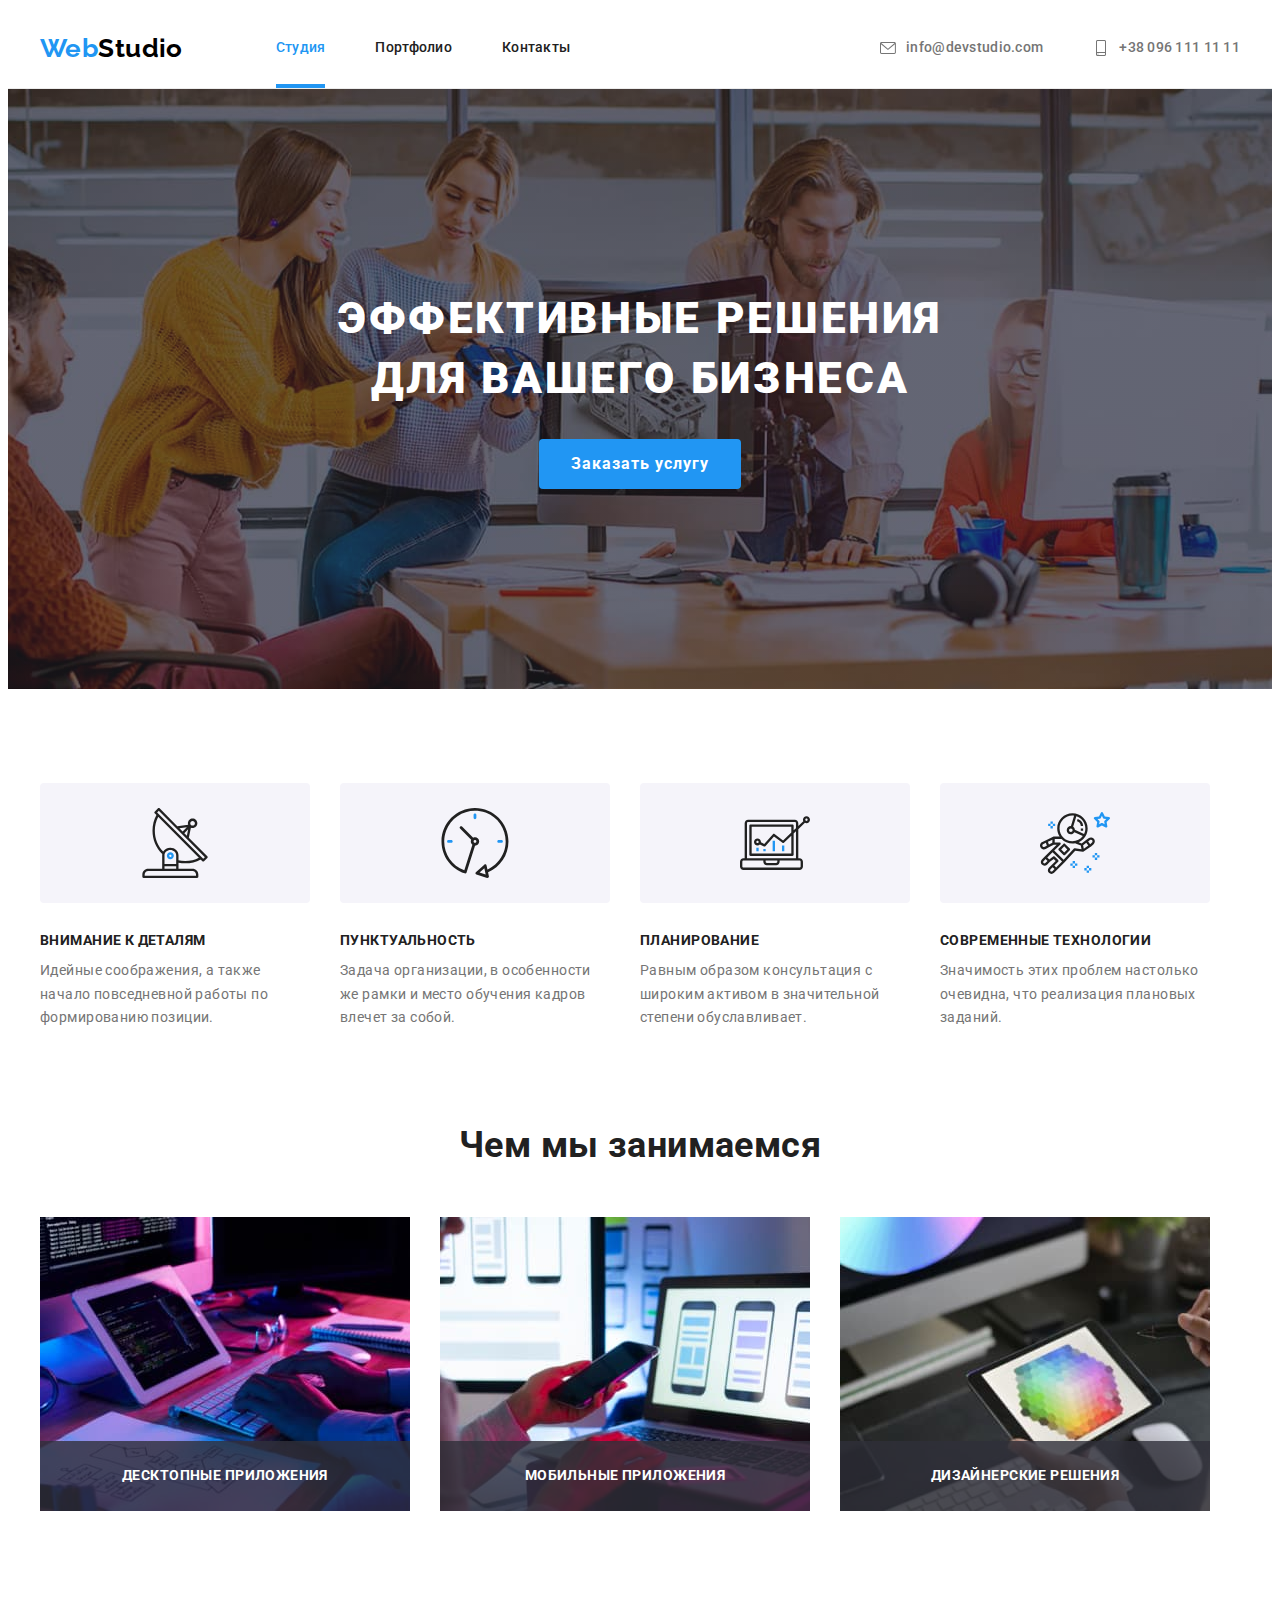
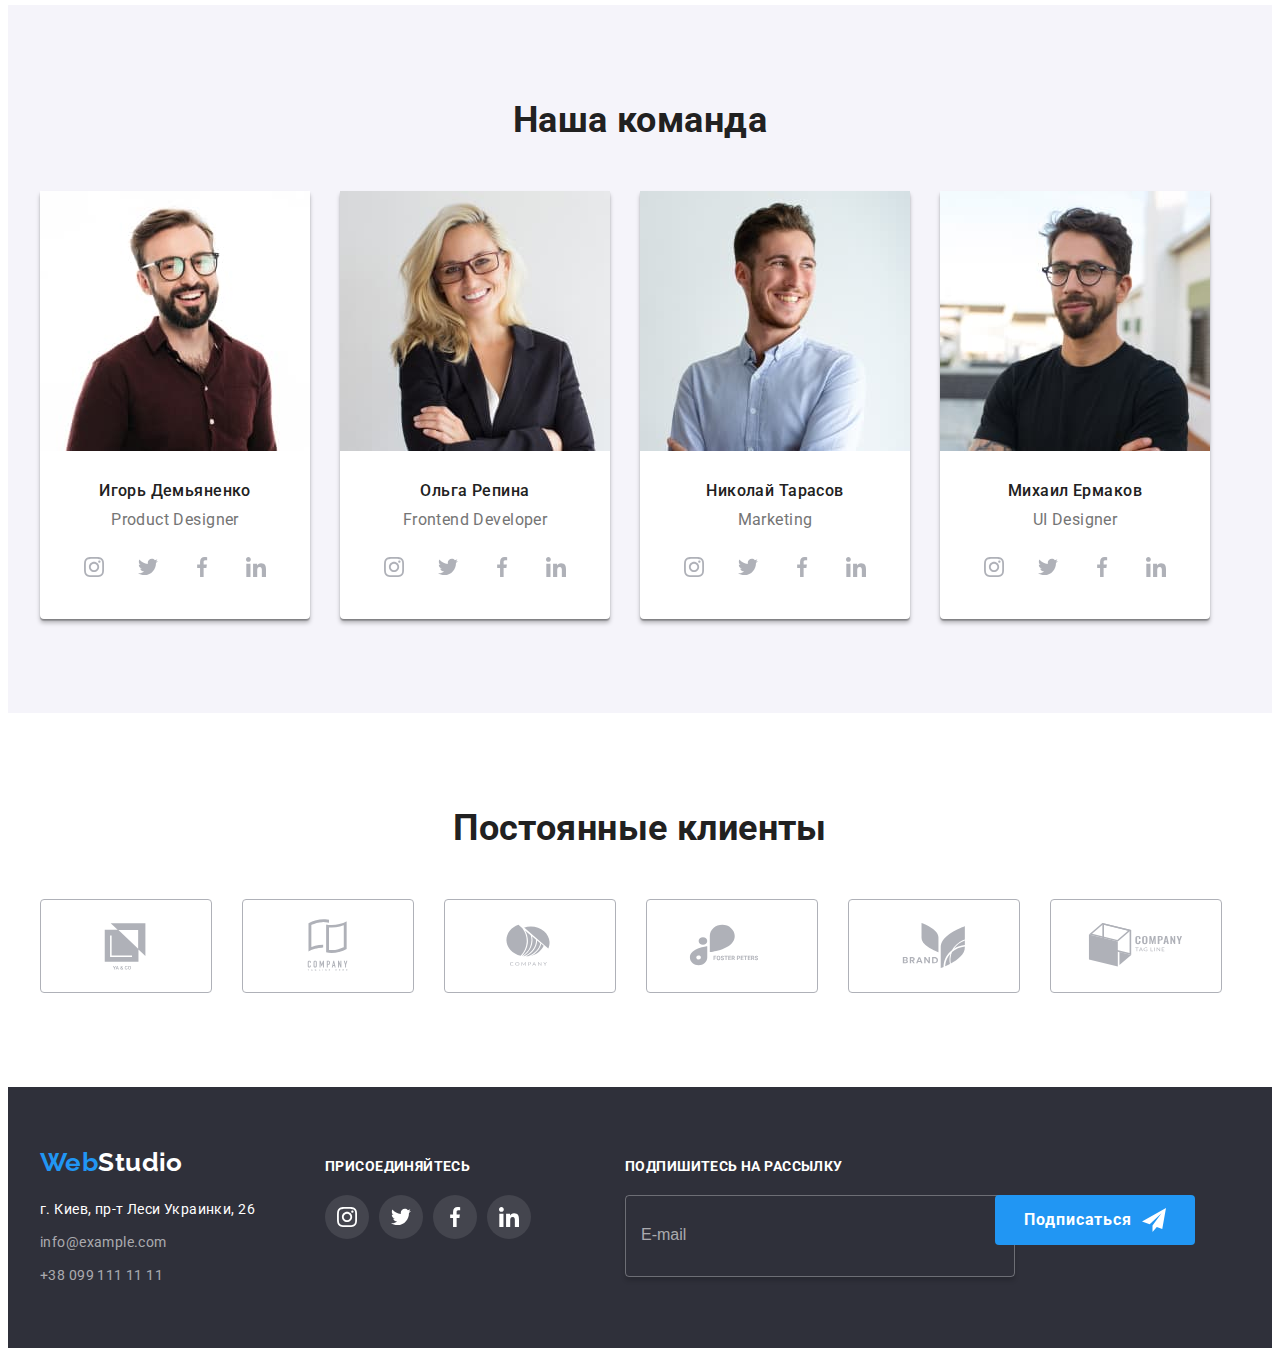
<file: index.html>
<!DOCTYPE html>
<html lang="ru">
  <head>
    <meta charset="UTF-8" />
    <meta http-equiv="X-UA-Compatible" content="IE=edge" />
    <meta name="goit-markup-hw-01" content="homework goit-markup-hw-01" />
    <title>WEBСтудия</title>
    <link rel="preconnect" href="https://fonts.googleapis.com" />
    <link rel="preconnect" href="https://fonts.gstatic.com" crossorigin />
    <link
      rel="stylesheet"
      href="https://cdnjs.cloudflare.com/ajax/libs/modern-normalize/1.1.0/modern-normalize.min.css"
      integrity="sha512-wpPYUAdjBVSE4KJnH1VR1HeZfpl1ub8YT/NKx4PuQ5NmX2tKuGu6U/JRp5y+Y8XG2tV+wKQpNHVUX03MfMFn9Q=="
      crossorigin="anonymous"
      referrerpolicy="no-referrer"
    />
    <link
      href="https://fonts.googleapis.com/css2?family=Raleway:wght@700&family=Roboto:wght@400;500;700;900&display=swap"
      rel="stylesheet"
    />
    <link rel="stylesheet" href="./css/styles.css" />
  </head>

  <body>
    <header class="header page-header--fixed" data-page-header>
      <div class="container">
        <!--navigation link-->
        <nav class="header-nav">
          <a href="./index.html" lang="en" class="brand-link link">
            <span class="brand-text-onehalf">Web</span><span class="brand-text-twohalf">Studio</span>
          </a>
          <ul class="header-list list">
            <li class="header-item">
              <a href="./index.html" class="header-link header-currentlink link">Студия</a>
            </li>
            <li class="header-item">
              <a href="./portfolio.html" class="header-link link">Портфолио</a>
            </li>
            <li class="header-item"><a href="" class="header-link link">Контакты</a></li>
          </ul>
        </nav>
        <ul class="header-contacts-list list">
          <li class="header-contacts-item">
            <a href="mailto:info@devstudio.com" class="header-contact link">
              <svg class="header-contact-icon">
                <use href="./images/icons.svg#icon-envelope"></use>
              </svg>
              info@devstudio.com
            </a>
          </li>
          <li class="header-contacts-item">
            <a href="tel:+380961111111" class="header-contact link"
              ><svg class="header-contact-icon">
                <use href="./images/icons.svg#icon-smartphone"></use>
              </svg>
              +38 096 111 11 11
            </a>
          </li>
        </ul>
      </div>
    </header>

    <main>
      <section class="tagline section">
        <div class="container">
          <h1 class="tagline-title">Эффективные решения для вашего бизнеса</h1>
          <button type="button" class="tagline-btn btn-fixed" data-modal-open>Заказать услугу</button>
        </div>
      </section>
      <section class="strengths section">
        <div class="container">
          <h2 hidden class="strengths-title visually-hidden">Наши качества</h2>
          <ul class="strengths-list list">
            <li class="strengths-item">
              <div class="strengths-accent">
                <svg class="strenghts-icon">
                  <use href="./images/icons.svg#icon-antenna"></use>
                </svg>
              </div>
              <h3 class="strengths-item-title">Внимание к деталям</h3>
              <p class="strengths-item-text">
                Идейные соображения, а также начало повседневной работы по формированию позиции.
              </p>
            </li>
            <li class="strengths-item">
              <div class="strengths-accent">
                <svg class="strenghts-icon">
                  <use href="./images/icons.svg#icon-clock"></use>
                </svg>
              </div>
              <h3 class="strengths-item-title">Пунктуальность</h3>
              <p class="strengths-item-text">
                Задача организации, в особенности же рамки и место обучения кадров влечет за собой.
              </p>
            </li>
            <li class="strengths-item">
              <div class="strengths-accent">
                <svg class="strenghts-icon">
                  <use href="./images/icons.svg#icon-diagram"></use>
                </svg>
              </div>
              <h3 class="strengths-item-title">Планирование</h3>
              <p class="strengths-item-text">
                Равным образом консультация с широким активом в значительной степени обуславливает.
              </p>
            </li>
            <li class="strengths-item">
              <div class="strengths-accent">
                <svg class="strenghts-icon">
                  <use href="./images/icons.svg#icon-astronaut"></use>
                </svg>
              </div>
              <h3 class="strengths-item-title">Современные технологии</h3>
              <p class="strengths-item-text">
                Значимость этих проблем настолько очевидна, что реализация плановых заданий.
              </p>
            </li>
          </ul>
        </div>
      </section>
      <section class="about section">
        <div class="container">
          <h2 class="about-title">Чем мы занимаемся</h2>
          <ul class="about-list list">
            <li class="about-item">
              <img
                src="./images/work-img-1.jpg"
                alt="Пример нашего проекта"
                width="370"
                height="294"
              />
              <p class="about-item-title">Десктопные приложения</p>
            </li>
            <li class="about-item">
              <img
                src="./images/work-img-2.jpg"
                alt="Пример нашего проекта"
                width="370"
                height="294"
              />
              <p class="about-item-title">Мобильные приложения</p>
            </li>
            <li class="about-item">
              <img
                src="./images/work-img-3.jpg"
                alt="Пример нашего проекта"
                width="370"
                height="294"
              />
              <p class="about-item-title">Дизайнерские решения</p>
            </li>
          </ul>
        </div>
      </section>
      <section class="co-worker section">
        <div class="container">
          <h2 class="co-worker-title">Наша команда</h2>
          <ul class="co-worker-list list">
            <li class="co-worker-item">
              <img
                src="./images/command-photo-1.jpg"
                alt="Игорь Демьяненко"
                width="270"
                height="260"
              />
              <div class="co-worker-comment">
                <h3 class="co-worker-item-title">Игорь Демьяненко</h3>
                <p lang="en" class="co-worker-item-text">Product Designer</p>
                <ul class="co-worker-soc-list list">
                  <li class="co-worker-soc-item">
                    <a href="" class="co-worker-soc-link link">
                      <svg class="co-worker-icon" width="20" height="20">
                        <use href="./images/icons.svg#icon-instagram"></use>
                      </svg>
                    </a>
                  </li>
                  <li class="co-worker-soc-item">
                    <a href="" class="co-worker-soc-link link">
                      <svg class="co-worker-icon" width="20" height="20">
                        <use href="./images/icons.svg#icon-twitter"></use>
                      </svg>
                    </a>
                  </li>
                  <li class="co-worker-soc-item">
                    <a href="" class="co-worker-soc-link link">
                      <svg class="co-worker-icon" width="20" height="20">
                        <use href="./images/icons.svg#icon-facebook"></use>
                      </svg>
                    </a>
                  </li>
                  <li class="co-worker-soc-item">
                    <a href="" class="co-worker-soc-link link">
                      <svg class="co-worker-icon" width="20" height="20">
                        <use href="./images/icons.svg#icon-linkedin"></use>
                      </svg>
                    </a>
                  </li>
                </ul>
              </div>
            </li>
            <li class="co-worker-item">
              <img src="./images/command-photo-2.jpg" alt="Ольга Репина" width="270" height="260" />
              <div class="co-worker-comment">
                <h3 class="co-worker-item-title">Ольга Репина</h3>
                <p lang="en" class="co-worker-item-text">Frontend Developer</p>
                <ul class="co-worker-soc-list list">
                  <li class="co-worker-soc-item">
                    <a href="" class="co-worker-soc-link link">
                      <svg class="co-worker-icon" width="20" height="20">
                        <use href="./images/icons.svg#icon-instagram"></use>
                      </svg>
                    </a>
                  </li>
                  <li class="co-worker-soc-item">
                    <a href="" class="co-worker-soc-link link"
                      ><svg class="co-worker-icon" width="20" height="20">
                        <use href="./images/icons.svg#icon-twitter"></use></svg
                    ></a>
                  </li>
                  <li class="co-worker-soc-item">
                    <a href="" class="co-worker-soc-link link"
                      ><svg class="co-worker-icon" width="20" height="20">
                        <use href="./images/icons.svg#icon-facebook"></use></svg
                    ></a>
                  </li>
                  <li class="co-worker-soc-item">
                    <a href="" class="co-worker-soc-link link"
                      ><svg class="co-worker-icon" width="20" height="20">
                        <use href="./images/icons.svg#icon-linkedin"></use></svg
                    ></a>
                  </li>
                </ul>
              </div>
            </li>
            <li class="co-worker-item">
              <img
                src="./images/command-photo-3.jpg"
                alt="Николай Тарасов"
                width="270"
                height="260"
              />
              <div class="co-worker-comment">
                <h3 class="co-worker-item-title">Николай Тарасов</h3>
                <p lang="en" class="co-worker-item-text">Marketing</p>
                <ul class="co-worker-soc-list list">
                  <li class="co-worker-soc-item">
                    <a href="" class="co-worker-soc-link link">
                      <svg class="co-worker-icon" width="20" height="20">
                        <use href="./images/icons.svg#icon-instagram"></use>
                      </svg>
                    </a>
                  </li>
                  <li class="co-worker-soc-item">
                    <a href="" class="co-worker-soc-link link"
                      ><svg class="co-worker-icon" width="20" height="20">
                        <use href="./images/icons.svg#icon-twitter"></use></svg
                    ></a>
                  </li>
                  <li class="co-worker-soc-item">
                    <a href="" class="co-worker-soc-link link"
                      ><svg class="co-worker-icon" width="20" height="20">
                        <use href="./images/icons.svg#icon-facebook"></use></svg
                    ></a>
                  </li>
                  <li class="co-worker-soc-item">
                    <a href="" class="co-worker-soc-link link"
                      ><svg class="co-worker-icon" width="20" height="20">
                        <use href="./images/icons.svg#icon-linkedin"></use></svg
                    ></a>
                  </li>
                </ul>
              </div>
            </li>
            <li class="co-worker-item">
              <img
                src="./images/command-photo-4.jpg"
                alt="Михаил Ермаков"
                width="270"
                height="260"
              />
              <div class="co-worker-comment">
                <h3 class="co-worker-item-title">Михаил Ермаков</h3>
                <p lang="en" class="co-worker-item-text">UI Designer</p>
                <ul class="co-worker-soc-list list">
                  <li class="co-worker-soc-item">
                    <a href="" class="co-worker-soc-link link">
                      <svg class="co-worker-icon" width="20" height="20">
                        <use href="./images/icons.svg#icon-instagram"></use>
                      </svg>
                    </a>
                  </li>
                  <li class="co-worker-soc-item">
                    <a href="" class="co-worker-soc-link link"
                      ><svg class="co-worker-icon" width="20" height="20">
                        <use href="./images/icons.svg#icon-twitter"></use></svg
                    ></a>
                  </li>
                  <li class="co-worker-soc-item">
                    <a href="" class="co-worker-soc-link link"
                      ><svg class="co-worker-icon" width="20" height="20">
                        <use href="./images/icons.svg#icon-facebook"></use></svg
                    ></a>
                  </li>
                  <li class="co-worker-soc-item">
                    <a href="" class="co-worker-soc-link link"
                      ><svg class="co-worker-icon" width="20" height="20">
                        <use href="./images/icons.svg#icon-linkedin"></use></svg
                    ></a>
                  </li>
                </ul>
              </div>
            </li>
          </ul>
        </div>
      </section>
      <section class="partners section">
        <div class="container">
          <h2 class="partners-title">Постоянные клиенты</h2>
          <ul class="partners-list list">
            <li class="partners-item">
              <a href="" class="partners-link link">
                <svg class="partners-icon">
                  <use href="./images/icons.svg#icon-logo-1"></use>
                </svg>
              </a>
            </li>
            <li class="partners-item">
              <a href="" class="partners-link link">
                <svg class="partners-icon">
                  <use href="./images/icons.svg#icon-logo-2"></use>
                </svg>
              </a>
            </li>
            <li class="partners-item">
              <a href="" class="partners-link link">
                <svg class="partners-icon">
                  <use href="./images/icons.svg#icon-logo-3"></use>
                </svg>
              </a>
            </li>
            <li class="partners-item">
              <a href="" class="partners-link link">
                <svg class="partners-icon">
                  <use href="./images/icons.svg#icon-logo-4"></use>
                </svg>
              </a>
            </li>
            <li class="partners-item">
              <a href="" class="partners-link link">
                <svg class="partners-icon" >
                  <use href="./images/icons.svg#icon-logo-5"></use>
                </svg>
              </a>
            </li>
            <li class="partners-item">
              <a href="" class="partners-link link">
                <svg class="partners-icon" >
                  <use href="./images/icons.svg#icon-logo-6"></use>
                </svg>
              </a>
            </li>
          </ul>
        </div>
      </section>
    </main>

    <footer class="footer">
      <div class="container">
        <div class="footer-contacts">
          <a href="./index.html" lang="en" class="footer-brand-link link"
            ><span class="brand-text-onehalf">Web</span
            ><span class="brand-text-twohalf-second">Studio</span></a
          >
          <address class="footer-address">
            <ul class="footer-list list">
              <li class="footer-item">
                <a
                  href="https://goo.gl/maps/UJ2vtWxeUtUVGGgd9"
                  target="_blank"
                  rel="noreferrer nofollow noopener"
                  class="footer-link-geo link"
                  >г. Киев, пр-т Леси Украинки, 26</a
                >
              </li>
              <li class="footer-item">
                <a href="mailto:info@example.com" class="footer-link link">info@example.com</a>
              </li>
              <li class="footer-item">
                <a href="tel:+380991111111" class="footer-link link">+38 099 111 11 11</a>
              </li>
            </ul>
          </address>
        </div>
        <div class="footer-social">
          <h2 class="footer-social-title">Присоединяйтесь</h2>
          <ul class="footer-social-list list">
            <li class="footer-social-item">
              <a href="" class="footer-social-link link">
                <svg class="footer-social-icon" width="20" height="20">
                  <use href="./images/icons.svg#icon-instagram"></use>
                </svg>
              </a>
            </li>
            <li class="footer-social-item">
              <a href="" class="footer-social-link link">
                <svg class="footer-social-icon" width="20" height="20">
                  <use href="./images/icons.svg#icon-twitter"></use>
                </svg>
              </a>
            </li>
            <li class="footer-social-item">
              <a href="" class="footer-social-link link"
                ><svg class="footer-social-icon" width="20" height="20">
                  <use href="./images/icons.svg#icon-facebook"></use>
                </svg>
              </a>
            </li>
            <li class="footer-social-item">
              <a href="" class="footer-social-link link">
                <svg class="footer-social-icon" width="20" height="20">
                  <use href="./images/icons.svg#icon-linkedin"></use>
                </svg>
              </a>
            </li>
          </ul>
        </div>
        <div class="footer-distribution">
          <p class="footer-distribution-title">Подпишитесь на рассылку</p>
          <form  class="footer-distribution-form">
          <label class="footer-distribution-email-text">
            <input type="email" name="add-email-to-distribution" placeholder="E-mail" class="footer-email-input" required>
          </label>
          <button type="submit" class="btn-fixed footer-add-email-btn">
            Подписаться
            <svg class="footer-add-email-icon" width="24" height="24">
              <use href="./images/icons.svg#icon-send"></use>
            </svg>
          </button>
          </form>
        </div>
      </div>
    </footer>
    <div class="backdrop is-hidden" data-modal>
      <div class="modal">
        <button type="button" class="modal-close-btn" data-modal-close>
          <svg class="modal-close-icon" width="18" height="18">
            <use href="./images/icons.svg#icon-close"></use>
          </svg>
        </button>
        <p class="modal-title">Оставьте свои данные, мы вам перезвоним</p>
        <form  class="modal-group-input">
          <label class="modal-label"><p class="modal-label-text">Имя</p><span class="modal-input-centre"><input type="text" name="visitor-name" class="modal-input" required
            ><svg class="modal-input-icon" width="18" height="18">
            <use href="./images/icons.svg#icon-person"></use>
          </svg></span></label>
          <label class="modal-label"><p class="modal-label-text">Телефон</p><span class="modal-input-centre"><input type="tel" name="visitor-tel" class="modal-input" required
            ><svg class="modal-input-icon" width="18" height="18">
            <use href="./images/icons.svg#icon-phone"></use>
          </svg></span></label>
          <label class="modal-label"><p class="modal-label-text">Почта</p><span class="modal-input-centre"><input type="email" name="visitor-email" class="modal-input" required
            ><svg class="modal-input-icon" width="18" height="18">
              <use href="./images/icons.svg#icon-mail"></use>
            </svg></span></label>
          <label class="modal-label" for="modal-comment"><p class="modal-label-text">Комментарий</p></label>
          <textarea name="modal-comment" id="modal-comment" placeholder="Введите текст" class="modal-input modal-textarea"></textarea>
          <label class="modal-label-check"><input type="checkbox" name="visitor-agreement" value="agreement" class="modal-input-chek visually-hidden"><svg class="modal-check-icon" width="16" height="15">
            <use href="./images/icons.svg#icon-check"></use>
          </svg><p class="modal-check-text">Соглашаюсь с рассылкой и принимаю&nbsp;</p><a href="" target="_blank" rel="noreferrer nofollow noopener" title="Условия договора" class="modal-link-agreement link">Условия договора</a></label>
          <button type="submit" class="modal-submit-btn btn-fixed">Отправить</button>
        </form>
      </div>
    </div>
    <script src="./js/modal.js"></script>
  </body>
</html>
</file>
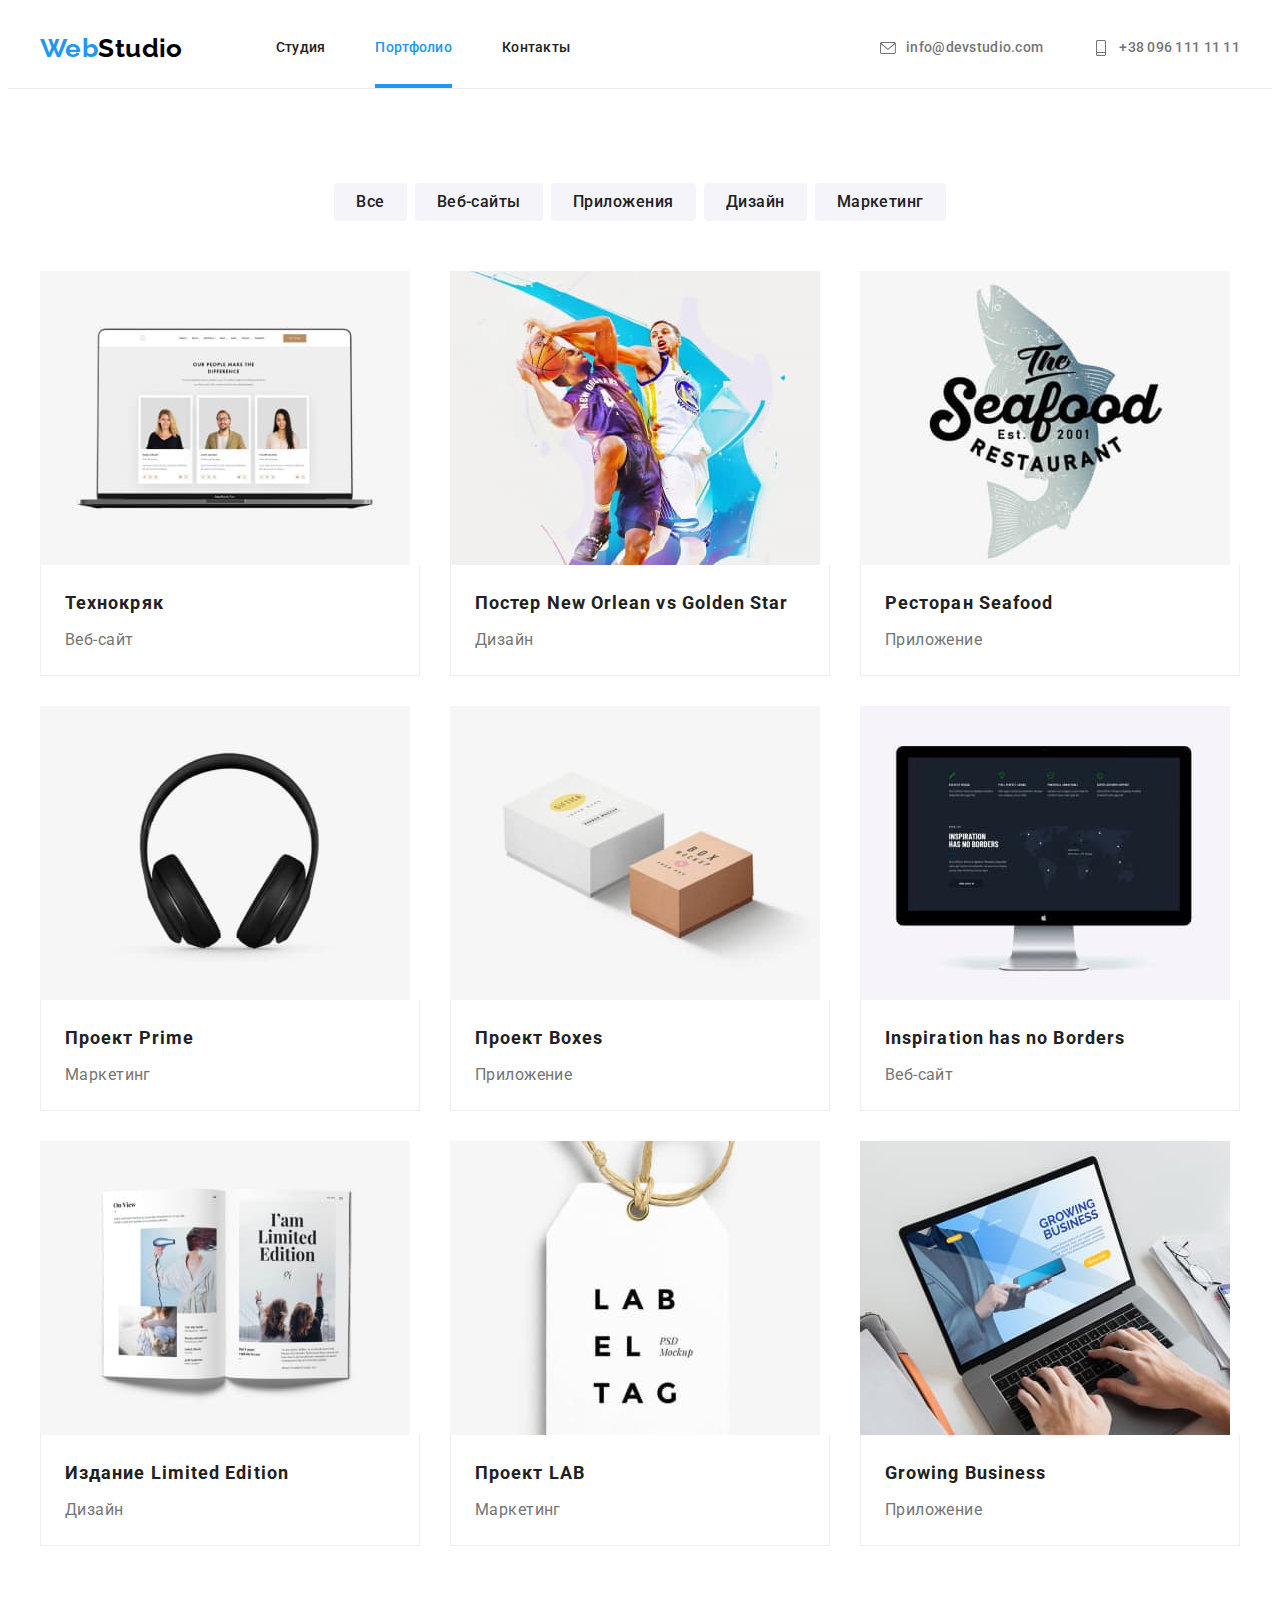
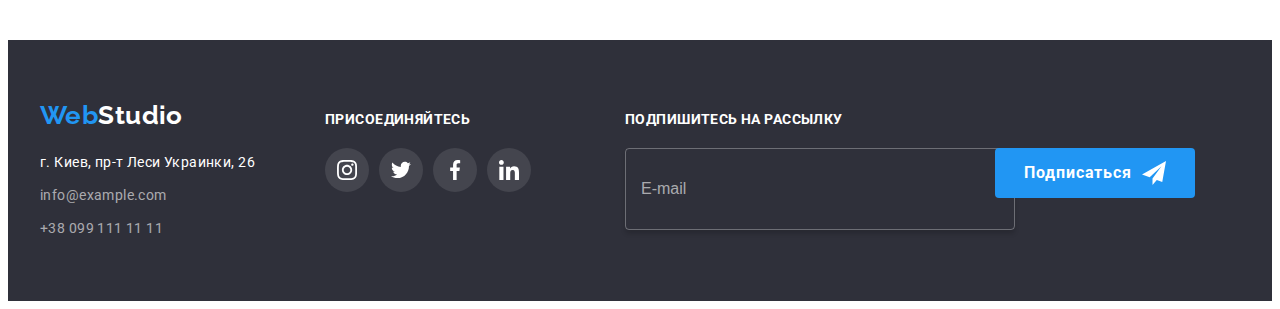
<file: portfolio.html>
<!DOCTYPE html>
<html lang="ru">
  <head>
    <meta charset="UTF-8" />
    <meta http-equiv="X-UA-Compatible" content="IE=edge" />
    <meta name="goit-markup-hw-01" content="homework goit-markup-hw-01" />
    <title>WEBСтудия</title>
    <link rel="preconnect" href="https://fonts.googleapis.com" />
    <link rel="preconnect" href="https://fonts.gstatic.com" crossorigin />
    <link
      rel="stylesheet"
      href="https://cdnjs.cloudflare.com/ajax/libs/modern-normalize/1.1.0/modern-normalize.min.css"
      integrity="sha512-wpPYUAdjBVSE4KJnH1VR1HeZfpl1ub8YT/NKx4PuQ5NmX2tKuGu6U/JRp5y+Y8XG2tV+wKQpNHVUX03MfMFn9Q=="
      crossorigin="anonymous"
      referrerpolicy="no-referrer"
    />
    <link
      href="https://fonts.googleapis.com/css2?family=Raleway:wght@700&family=Roboto:wght@400;500;700;900&display=swap"
      rel="stylesheet"
    />
    <link rel="stylesheet" href="./css/styles.css" />
  </head>

  <body>
    <header class="header">
      <div class="container">
        <!--navigation link-->
        <nav class="header-nav">
          <a href="./index.html" lang="en" class="brand-link link">
            <span class="brand-text-onehalf">Web</span
            ><span class="brand-text-twohalf">Studio</span>
          </a>
          <ul class="header-list list">
            <li class="header-item">
              <a href="./index.html" class="header-link link">Студия</a>
            </li>
            <li class="header-item">
              <a href="./portfolio.html" class="header-link header-currentlink link">Портфолио</a>
            </li>
            <li class="header-item"><a href="" class="header-link link">Контакты</a></li>
          </ul>
        </nav>
        <ul class="header-contacts-list list">
          <li class="header-contacts-item">
            <a href="mailto:info@devstudio.com" class="header-contact link"
              ><svg class="header-contact-icon">
                <use href="./images/icons.svg#icon-envelope"></use>
              </svg>
              info@devstudio.com
            </a>
          </li>
          <li class="header-contacts-item">
            <a href="tel:+380961111111" class="header-contact link">
              <svg class="header-contact-icon">
                <use href="./images/icons.svg#icon-smartphone"></use>
              </svg>
              +38 096 111 11 11
            </a>
          </li>
        </ul>
      </div>
    </header>

    <main>
      <section class="portfolio section">
        <div class="container">
          <div class="filter">
            <h1 class="filter-title visually-hidden">Портфолио</h1>

            <ul class="filter-list list">
              <li class="filter-item"><button type="button" class="filter-button">Все</button></li>
              <li class="filter-item">
                <button type="button" class="filter-button">Веб-сайты</button>
              </li>
              <li class="filter-item">
                <button type="button" class="filter-button">Приложения</button>
              </li>
              <li class="filter-item">
                <button type="button" class="filter-button">Дизайн</button>
              </li>
              <li class="filter-item">
                <button type="button" class="filter-button">Маркетинг</button>
              </li>
            </ul>
          </div>

          <ul class="gallery-list list">
            <li class="gallery-item">
              <a href="" class="gallery-link link">
                <div class="gallery-item-slide">
                  <img
                    src="./images/gallery/portfolio-gallery-1.jpg"
                    alt="Технокряк"
                    width="370"
                    height="294"
                  />
                  <p class="gallery-item-about">
                    Ресурс предлагает комплексные предложения с разным уровнем функционала и
                    сервисов. Все это позволит посетителю получить исчерпывающие сведения о компании
                    или частном лице.
                  </p>
                </div>
                <div class="gallery-item-content">
                  <h2 class="gallery-item-title">Технокряк</h2>
                  <p class="gallery-item-text">Веб-сайт</p>
                </div>
              </a>
            </li>
            <li class="gallery-item">
              <a href="" class="gallery-link link">
                <div class="gallery-item-slide">
                  <img
                    src="./images/gallery/portfolio-gallery-2.jpg"
                    alt="Постер New Orlean vs Golden Star"
                    width="370"
                    height="294"
                  />
                  <p class="gallery-item-about">
                    Lorem ipsum dolor sit amet consectetur adipisicing elit. Minima ut quod
                    necessitatibus laboriosam odio mollitia quisquam neque in, sed esse cum ducimus,
                    sit fuga debitis, atque molestias ipsam corporis corrupti quas deserunt
                    voluptates magni consequatur vero. Repellat ipsam vel saepe!
                  </p>
                </div>
                <div class="gallery-item-content">
                  <h2 class="gallery-item-title">
                    Постер <span lang="en">New Orlean vs Golden Star</span>
                  </h2>
                  <p class="gallery-item-text">Дизайн</p>
                </div>
              </a>
            </li>
            <li class="gallery-item">
              <a href="" class="gallery-link link">
                <div class="gallery-item-slide">
                  <img
                    src="./images/gallery/portfolio-gallery-3.jpg"
                    alt="Ресторан Seafood"
                    width="370"
                    height="294"
                  />
                  <p class="gallery-item-about">
                    Lorem ipsum dolor sit amet consectetur adipisicing elit. Quo perspiciatis facere
                    magnam rem dignissimos maiores accusantium, officia ipsam sapiente, error
                    aspernatur, dolores voluptatem molestias provident temporibus. Aperiam dolorum
                    tempore expedita ea pariatur ad distinctio, at adipisci recusandae magni, odio
                    consequuntur?
                  </p>
                </div>
                <div class="gallery-item-content">
                  <h2 class="gallery-item-title">Ресторан <span lang="en">Seafood</span></h2>
                  <p class="gallery-item-text">Приложение</p>
                </div>
              </a>
            </li>
            <li class="gallery-item">
              <a href="" class="gallery-link link">
                <div class="gallery-item-slide">
                  <img
                    src="./images/gallery/portfolio-gallery-4.jpg"
                    alt="Проект Prime"
                    width="370"
                    height="294"
                  />
                  <p class="gallery-item-about">
                    Lorem ipsum, dolor sit amet consectetur adipisicing elit. Labore optio
                    dignissimos quo? Culpa, officia error?
                  </p>
                </div>
                <div class="gallery-item-content">
                  <h2 class="gallery-item-title">Проект <span lang="en">Prime</span></h2>
                  <p class="gallery-item-text">Маркетинг</p>
                </div>
              </a>
            </li>
            <li class="gallery-item">
              <a href="" class="gallery-link link">
                <div class="gallery-item-slide">
                  <img
                    src="./images/gallery/portfolio-gallery-5.jpg"
                    alt="Проект Boxes"
                    width="370"
                    height="294"
                  />
                  <p class="gallery-item-about">
                    Lorem ipsum dolor sit amet consectetur adipisicing elit. Est, corporis.
                  </p>
                </div>
                <div class="gallery-item-content">
                  <h2 class="gallery-item-title">Проект <span lang="en">Boxes</span></h2>
                  <p class="gallery-item-text">Приложение</p>
                </div>
              </a>
            </li>
            <li class="gallery-item">
              <a href="" class="gallery-link link">
                <div class="gallery-item-slide">
                  <img
                    src="./images/gallery/portfolio-gallery-6.jpg"
                    alt="Inspiration has no Borders"
                    width="370"
                    height="294"
                  />
                  <p class="gallery-item-about">
                    Lorem ipsum dolor sit amet consectetur, adipisicing elit. Quia asperiores in
                    voluptates voluptate rerum corporis nobis, harum qui deleniti molestias minus
                    autem dolores perferendis atque dicta vel. Vero officiis rem a nulla ea
                    doloribus animi.
                  </p>
                </div>
                <div class="gallery-item-content">
                  <h2 class="gallery-item-title">
                    <span lang="en">Inspiration has no Borders</span>
                  </h2>
                  <p class="gallery-item-text">Веб-сайт</p>
                </div>
              </a>
            </li>
            <li class="gallery-item">
              <a href="" class="gallery-link link">
                <div class="gallery-item-slide">
                  <img
                    src="./images/gallery/portfolio-gallery-7.jpg"
                    alt="Издание Limited Edition"
                    width="370"
                    height="294"
                  />
                  <p class="gallery-item-about">
                    Lorem ipsum dolor sit amet consectetur adipisicing elit. Eum, cupiditate culpa
                    dicta et consectetur perferendis quos, maiores officiis illo labore nostrum
                    quasi molestiae voluptatibus tempore earum exercitationem pariatur enim dolorum.
                  </p>
                </div>
                <div class="gallery-item-content">
                  <h2 class="gallery-item-title">Издание <span lang="en">Limited Edition</span></h2>
                  <p class="gallery-item-text">Дизайн</p>
                </div>
              </a>
            </li>
            <li class="gallery-item">
              <a href="" class="gallery-link link">
                <div class="gallery-item-slide">
                  <img
                    src="./images/gallery/portfolio-gallery-8.jpg"
                    alt="Проект LAB"
                    width="370"
                    height="294"
                  />
                  <p class="gallery-item-about">
                    Lorem ipsum dolor sit amet, consectetur adipisicing elit. Voluptatem
                    consequuntur ipsam excepturi, fugiat cumque earum perspiciatis nihil
                    necessitatibus vel ratione!
                  </p>
                </div>
                <div class="gallery-item-content">
                  <h2 class="gallery-item-title">Проект <span lang="en">LAB</span></h2>
                  <p class="gallery-item-text">Маркетинг</p>
                </div>
              </a>
            </li>
            <li class="gallery-item">
              <a href="" class="gallery-link link">
                <div class="gallery-item-slide">
                  <img
                    src="./images/gallery/portfolio-gallery-9.jpg"
                    alt="Growing Business"
                    width="370"
                    height="294"
                  />
                  <p class="gallery-item-about">
                    Lorem, ipsum dolor sit amet consectetur adipisicing elit. Facere, nesciunt!
                  </p>
                </div>
                <div class="gallery-item-content">
                  <h2 class="gallery-item-title"><span lang="en">Growing Business</span></h2>
                  <p class="gallery-item-text">Приложение</p>
                </div>
              </a>
            </li>
          </ul>
        </div>
      </section>
    </main>

    <footer class="footer">
      <div class="container">
        <div class="footer-contacts">
          <a href="./index.html" lang="en" class="footer-brand-link link"
            ><span class="brand-text-onehalf">Web</span
            ><span class="brand-text-twohalf-second">Studio</span></a
          >
          <address class="footer-address">
            <ul class="footer-list list">
              <li class="footer-item">
                <a
                  href="https://goo.gl/maps/UJ2vtWxeUtUVGGgd9"
                  target="_blank"
                  rel="noreferrer nofollow noopener"
                  class="footer-link-geo link"
                  >г. Киев, пр-т Леси Украинки, 26</a
                >
              </li>
              <li class="footer-item">
                <a href="mailto:info@example.com" class="footer-link link">info@example.com</a>
              </li>
              <li class="footer-item">
                <a href="tel:+380991111111" class="footer-link link">+38 099 111 11 11</a>
              </li>
            </ul>
          </address>
        </div>
        <div class="footer-social">
          <h2 class="footer-social-title">Присоединяйтесь</h2>

          <ul class="footer-social-list list">
            <li class="footer-social-item">
              <a href="" class="footer-social-link link">
                <svg class="footer-social-icon" width="20" height="20">
                  <use href="./images/icons.svg#icon-instagram"></use>
                </svg>
              </a>
            </li>
            <li class="footer-social-item">
              <a href="" class="footer-social-link link"
                ><svg class="footer-social-icon" width="20" height="20">
                  <use href="./images/icons.svg#icon-twitter"></use></svg
              ></a>
            </li>
            <li class="footer-social-item">
              <a href="" class="footer-social-link link"
                ><svg class="footer-social-icon" width="20" height="20">
                  <use href="./images/icons.svg#icon-facebook"></use></svg
              ></a>
            </li>
            <li class="footer-social-item">
              <a href="" class="footer-social-link link"
                ><svg class="footer-social-icon" width="20" height="20">
                  <use href="./images/icons.svg#icon-linkedin"></use></svg
              ></a>
            </li>
          </ul>
        </div>
        <div class="footer-distribution">
          <p class="footer-distribution-title">Подпишитесь на рассылку</p>
          <form action="add-email-send" class="footer-distribution-form">
          <label class="footer-distribution-email-text">
            <input type="email" name="add-email-to-distribution" placeholder="E-mail" class="footer-email-input">
          </label>
          <button type="submit" class="btn-fixed footer-add-email-btn">
            Подписаться
            <svg class="footer-add-email-icon" width="24" height="24">
              <use href="./images/icons.svg#icon-send"></use>
            </svg>
          </button>
          </form>
        </div>
      </div>
    </footer>
  </body>
</html>
</file>
<file: css/styles.css>
:root {
  --brand-color-one: #2196f3;
  --brand-color-two: #000000;
  --brand-second-color-two: #ffffff;
  --main-color: #212121;
  --second-color: #757575;
  --accent-color: #2196f3;
  --main-backgroundcolor: #ffffff;
  --second-backgroundcolor: #e5e5e5;
  --accent-backgroundcolor: #f5f4fa;
  --tagline-backgroundcolor: #2f303a;
  --tagline-color: #ffffff;
  --btn-text-color: #ffffff;
  --btn-accent-backgroundcolor: #188ce8;
  --section-padding: 30px;
  --typical-distance: 30px;
  --margin-section: 215px;
}

body {
  font-family: 'Roboto', sans-serif;
  font-size: 14px;
  letter-spacing: 0.03em;
  color: var(--main-color);
  background-color: var(--main-backgroundcolor);
}

a:focus,
button:focus {
  outline-color: var(--accent-color);
}

address {
  font-style: normal;
}

h1,
h2,
h3,
h4,
h5,
h6,
p {
  margin: 0;
}

img {
  display: block;
  max-width: 100%;
  height: auto;
}

.list {
  margin: 0;
  padding-left: 0;
  list-style: none;
}

.link {
  text-decoration: none;
  color: inherit;
}
.link::visited {
  text-decoration: none;
}

.section {
  padding-bottom: 94px;
}

.container {
  width: 1200px;
  padding: 0 15px;
  margin: 0 auto;
}

.visually-hidden {
  position: absolute;
  width: 1px;
  height: 1px;
  margin: -1px;
  border: 0;
  padding: 0;
  white-space: nowrap;
  clip-path: inset(100%);
  clip: rect(0 0 0 0);
  overflow: hidden;
}

/* -------------BRAND----------- */

.brand-link {
  font-family: 'Raleway';
  font-weight: 700;
  font-size: 26px;
  line-height: 1.19;

  padding-top: 25px;
  padding-bottom: 25px;
  margin-right: 93px;
}

.brand-text-onehalf {
  color: var(--brand-color-one);
}

.brand-text-twohalf {
  color: var(--brand-color-two);
}
.brand-text-twohalf-second {
  color: var(--brand-second-color-two);
}

.footer-brand-link {
  font-family: 'Raleway';
  font-weight: 700;
  font-size: 26px;
  line-height: 1.19;
}

.btn-fixed {
  min-width: 200px;
  height: 50px;

  font-family: inherit;
  font-weight: 700;
  font-size: 16px;
  line-height: 1.88;
  display: block;
  align-items: center;
  text-align: center;
  letter-spacing: 0.06em;

  border: none;
  border-radius: 4px;

  color: var(--btn-text-color);
  background-color: var(--accent-color);
  cursor: pointer; 
}
/* -------------HEADER----------- */

.header {
  background-color: var(--main-backgroundcolor);
  border-bottom: 1px solid #ececec;
  height: 80px;
}

.header .container {
  display: flex;
  align-content: center;
  justify-content: space-between;
}

.header-nav {
  display: flex;
  align-content: center;
  height: 80px;
}

.header-list {
  display: flex;
  margin: 0 auto;
}

.header-item {
  display: flex;
  align-content: center;
}

.header-item:not(:last-child) {
  margin-right: 50px;
}

.header-contacts-list {
  display: flex;
  align-content: center;
}

.header-contacts-item {
  display: flex;
  align-content: center;
  color: var(--second-color);
}

.header-contacts-item:not(:last-child) {
  margin-right: 50px;
}

.header-link {
  font-family: 'Roboto';
  font-style: normal;
  font-weight: 500;
  line-height: 1.14;
  letter-spacing: 0.02em;
  color: var(--main-color);
  padding-top: 32px;
  padding-bottom: 28px;
  transition: color 250ms cubic-bezier(0.4, 0, 0.2, 1);
}

.header-currentlink {
  display: flex;
  flex-direction: column;
  color: var(--accent-color);
  border-bottom: 4px solid var(--accent-color);
}

/* .header-currentlink::after {
  content: "";
  height: 4px;
  width: 100%;
  background-color: var(--accent-color);
} */


.header-link:hover,
.header-link:focus {
  color: var(--accent-color);
}

.header-contact {
  font-family: 'Roboto';
  font-style: normal;
  font-weight: 500;
  line-height: 1.14;
  letter-spacing: 0.02em;
  color: var(--second-color);
  padding-top: 32px;
  padding-bottom: 32px;
  display: flex;
  align-items: center;
  gap: 10px;
  transition: color 250ms cubic-bezier(0.4, 0, 0.2, 1);
}

.header-contact-icon {
  fill: currentColor;
  width: 16px;
  height: 16px;
}

.header-contact:hover,
.header-contact:focus {
  color: var(--accent-color);
}

/* -------------TAGLINE----------- */

.tagline {
  background-color: var(--tagline-backgroundcolor);
  background-image: linear-gradient(rgba(47, 48, 58, 0.4), rgba(47, 48, 58, 0.4)),
    url(../images/home.jpg);
  background-repeat: no-repeat;
  background-position: center;
  background-size: cover;
  max-width: 1600px;
  max-height: 600px;
  margin: 0 auto;
  padding: 200px 0;
}

.tagline-title {
  font-weight: 900;
  font-size: 44px;
  line-height: 1.36;
  text-align: center;
  letter-spacing: 0.06em;
  text-transform: uppercase;
  color: var(--tagline-color);
  max-width: 700px;

  margin-left: auto;
  margin-right: auto;
  margin-bottom: var(--typical-distance);
}

.tagline-btn {

  padding: 10px 32px;

  margin: 0 auto;

  transition: background-color 250ms cubic-bezier(0.4, 0, 0.2, 1);
}

.tagline-btn:hover,
.tagline-btn:focus {
  background-color: var(--btn-accent-backgroundcolor);
}
/* -------------STRENGTHS----------- */

.strengths {
  padding-top: 94px;
}

.strengths-list {
  display: flex;
  justify-content: center;
}

.strengths-item:not(:last-child) {
  margin-right: var(--typical-distance);
  max-width: 270px;
}

.strengths-accent {
  border-radius: 4px;
  border: none;
  background-color: var(--accent-backgroundcolor);
  width: 270px;
  height: 120px;
  margin-bottom: var(--typical-distance);
  display: flex;
  align-items: center;
  justify-content: center;
}

.strenghts-icon {
  width: 70px;
  height: 70px;
}

.strengths-item-title {
  font-weight: 700;
  font-size: 14px;
  line-height: 1.14;
  text-transform: uppercase;
  color: var(--main-color);
  margin-bottom: 10px;
}
.strengths-item-text {
  font-size: 14px;
  line-height: 1.71;
  color: var(--second-color);
}

/* -------------ABOUT----------- */

.about-title {
  font-weight: 700;
  font-size: 36px;
  line-height: 1.17;
  text-align: center;
  color: var(--main-color);
  margin-bottom: 50px;
}

.about-list {
  display: flex;
}

.about-item:not(:last-child) {
  margin-right: var(--typical-distance);
}

.about-item {
  position: relative;
}

.about-item-title {
  font-weight: 700;
  line-height: 1.14;
  text-align: center;
  text-transform: uppercase;

  color: #ffffff;
  width: 100%;
  height: 70px;
  background-color: rgba(47, 48, 58, 0.8);

  display: flex;
  align-items: center;
  justify-content: center;

  position: absolute;
  bottom: 0;
}

/* -------------co-worker----------- */
.co-worker {
  background-color: var(--accent-backgroundcolor);
  padding: 94px 0;
}

.co-worker-item {
  width: 270px;
  height: 428px;
}

.co-worker-comment {
  padding-top: var(--typical-distance);
  padding-bottom: var(--typical-distance);
}

.co-worker-item-title {
  font-weight: 500;
  font-size: 16px;
  line-height: 1.19;
  text-align: center;
  color: var(--main-color);
  margin-bottom: 10px;
}

.co-worker-item-text {
  font-size: 16px;
  line-height: 1.19;
  text-align: center;
  color: var(--second-color);
  margin-bottom: 16px;
}

.co-worker-title {
  font-weight: 700;
  font-size: 36px;
  line-height: 1.17;
  text-align: center;
  color: var(--main-color);
  margin-bottom: 50px;
}

.co-worker-list {
  display: flex;
}

.co-worker-item {
  background-color: var(--main-backgroundcolor);
  border-radius: 0px 0px 4px 4px;
  box-shadow: 0px 4px 4px rgba(0, 0, 0, 0.25), 0px 1px 1px rgba(0, 0, 0, 0.14),
    0px 2px 1px rgba(0, 0, 0, 0.2);
}

.co-worker-item:not(:last-child) {
  margin-right: var(--typical-distance);
}

.co-worker-soc-list {
  display: flex;
  justify-content: center;
  background-color: var(--main-backgroundcolor);
}

.co-worker-soc-item {
  width: 44px;
  height: 44px;
  border-radius: 50%;
  color: #afb1b8;
  background-color: var(--main-backgroundcolor);
  margin-left: 10px;
  transition: color 250ms cubic-bezier(0.4, 0, 0.2, 1),
    background-color 250ms cubic-bezier(0.4, 0, 0.2, 1);
}

.co-worker-soc-item:first-child {
  margin-left: 0;
}

.co-worker-soc-item:hover,
.co-worker-soc-item:focus {
  background-color: var(--accent-color);
  color: #ffffff;
}

.co-worker-soc-link {
  display: flex;
  align-items: center;
  justify-content: center;
  width: 100%;
  height: 100%;
  color: currentColor;
}

.co-worker-icon {
  fill: currentColor;
}

/* -------------partners----------- */
.partners {
  padding: 94px 0;
}

.partners-title {
  font-weight: 700;
  font-size: 36px;
  line-height: 1.17;
  text-align: center;
  color: var(--main-color);
  margin-bottom: 50px;
}

.partners-list {
  display: flex;
}

.partners-item {
  margin-left: 30px;
}

.partners-item:first-child {
  margin-left: 0;
}

.partners-link {
  display: flex;
  align-items: center;
  justify-content: center;

  width: 170px;
  height: 92px;
  border: 1px solid #afb1b8;
  border-radius: 4px;
  color: #afb1b8;

  transition: color 250ms cubic-bezier(0.4, 0, 0.2, 1),
    border-color 250ms cubic-bezier(0.4, 0, 0.2, 1);
}

.partners-link:focus,
.partners-link:hover {
  color: var(--accent-color);
  border-color: var(--accent-color);
}


.partners-icon {
  fill: currentColor;
  width: 106px;
  height: 60px;
}

/* -------------FILTER----------- */
.portfolio {
  padding-top: 94px;
}

.filter-list {
  display: flex;
  justify-content: center;
  margin-bottom: 50px;
}

.filter-item:not(:last-child) {
  margin-right: 8px;
}

.filter-button {
  font-family: inherit;
  font-weight: 500;
  font-size: 16px;
  line-height: 1.62;
  text-align: center;
  letter-spacing: 0.03em;
  color: var(--main-color);
  background-color: var(--accent-backgroundcolor);
  cursor: pointer;
  border: none;
  border-radius: 4px;
  padding: 6px 22px;
  transition: color 250ms cubic-bezier(0.4, 0, 0.2, 1),
    background-color 250ms cubic-bezier(0.4, 0, 0.2, 1),
    box-shadow 250ms cubic-bezier(0.4, 0, 0.2, 1);
}

.filter-button:hover,
.filter-button:focus {
  color: var(--btn-text-color);
  background-color: var(--accent-color);
  box-shadow: 0px 3px 1px rgba(0, 0, 0, 0.1), 0px 1px 2px rgba(0, 0, 0, 0.08),
    0px 2px 2px rgba(0, 0, 0, 0.12);
}


/* -------------GALLERY----------- */

.gallery-list {
  display: flex;
  flex-wrap: wrap;
  margin: -15px;
  border-top: none;
}

.gallery-item {
  flex-basis: calc(100% / 3 - var(--typical-distance));
  margin: calc(var(--typical-distance) / 2);
}

.gallery-link {
  box-shadow: none;
  display: block;
  transition: box-shadow 250ms cubic-bezier(0.4, 0, 0.2, 1);
}

.gallery-link:hover,
.gallery-link:focus {
  box-shadow: 0px 1px 1px rgba(0, 0, 0, 0.12), 0px 4px 4px rgba(0, 0, 0, 0.06),
    1px 4px 6px rgba(0, 0, 0, 0.16);
}

.gallery-item-content {
  padding: 20px 24px;
  border: 1px solid #eeeeee;
  border-top: none;
}

.gallery-item-title {
  font-weight: 700;
  font-size: 18px;
  line-height: 2;
  letter-spacing: 0.06em;
  color: var(--main-color);
  margin-bottom: 4px;
}

.gallery-item-text {
  font-size: 16px;
  line-height: 1.88;
  color: var(--second-color);
}

.gallery-item-slide {
  position: relative;
  overflow: hidden;
}

.gallery-item-about {
  font-size: 18px;
  line-height: 1.56;
  color: #ffffff;
  background-color: rgba(33, 150, 243, 0.9);
  position: absolute;
  top: 0;
  height: 100%;
  overflow: auto;
  padding: 63px 24px;
  transform: translateY(100%);
  transition: transform 250ms cubic-bezier(0.4, 0, 0.2, 1);
}

.gallery-link:focus .gallery-item-about,
.gallery-link:hover .gallery-item-about {
  transform: translateY(0%);
}

.gallery-item-about::-webkit-scrollbar {
  width: 4px;
}

.gallery-item-about::-webkit-scrollbar-track {
  box-shadow: inset 0 0 6px rgba(0, 0, 0, 0.3);
}

.gallery-item-about::-webkit-scrollbar-thumb {
  background-color: rgb(33, 100, 255);
  outline: 1px solid slategrey;
}

/* -------------FOOTER----------- */

.footer {
  background-color: var(--tagline-backgroundcolor);
  padding-top: 60px;
  padding-bottom: 60px;
}

.footer-brand-link {
  display: block;
  margin-bottom: 20px;
}

.footer-item:not(:last-child) {
  margin-bottom: 9px;
}

.footer-link-geo {
  line-height: 1.71;
  color: var(--tagline-color);
  transition: color 250ms cubic-bezier(0.4, 0, 0.2, 1);
}
.footer-link {
  line-height: 1.71;
  color: rgba(255, 255, 255, 0.6);
  transition: color 250ms cubic-bezier(0.4, 0, 0.2, 1);
}

.footer-link:hover,
.footer-link:focus,
.footer-link-geo:hover,
.footer-link-geo:focus {
  color: var(--accent-color);
}

.footer .container {
  display: flex;
  align-items: baseline;
}

.footer-social {
  margin-left: 70px;
  margin-right: 94px;
}

.footer-social-title {
  font-weight: 700;
  font-size: 14px;
  line-height: 1.14;
  text-transform: uppercase;
  color: #ffffff;
  margin-bottom: 20px;
}

.footer-social-list {
  display: flex;
  justify-content: center;
}

.footer-social-item {
  margin-left: 10px;
}

.footer-social-item:first-child {
  margin-left: 0;
}

.footer-social-link {
  display: flex;
  align-items: center;
  justify-content: center;
  width: 44px;
  height: 44px;
  border-radius: 50%;
  color: #ffffff;
  background-color: rgba(255, 255, 255, 0.1);
  transition: background-color 250ms cubic-bezier(0.4, 0, 0.2, 1);
}

.footer-social-link:hover,
.footer-social-link:focus {
  background-color: var(--accent-color);
}


.footer-social-icon {
  fill: currentColor;
}

.footer-distribution {
  width: 570px;
}

.footer-distribution-title {
  font-weight: 700;
  font-size: 14px;
  line-height: 1.14;
  text-transform: uppercase;
  color: #ffffff;
  margin-bottom: 20px;
}

.footer-distribution-form {
  display: flex;
  justify-content: space-between;
}

.footer-distribution-email-text {
  margin-right: 12px;
  width: 100%;
}

.footer-email-input {
  height: 50px;
  width: 100%;
  background-color: transparent;
  border: 1px solid rgba(255, 255, 255, 0.3);
  box-shadow: 0px 4px 4px rgba(0, 0, 0, 0.15);
  border-radius: 4px;
  padding: 15px;
  color: var(--main-backgroundcolor);
}

.footer-email-input::placeholder {
  font-size: 16px;
  line-height: 1.25;
  color: rgba(255, 255, 255, 0.6);
}

.footer-add-email-btn {
  display: flex;
  align-items: center;
  justify-content: center;
  margin: 0 auto;
  transition: background-color 250ms cubic-bezier(0.4, 0, 0.2, 1);
}

.footer-add-email-btn:hover,
.footer-add-email-btn:focus {
  background-color: var(--btn-accent-backgroundcolor);
}

.footer-add-email-icon {
  fill: currentColor;
  margin-left: 10px;
}

/*-------------MODAL----------*/

.backdrop {
  position: fixed;
  top: 0;
  left: 0;
  width: 100%;
  height: 100%;
  background-color: rgba(25, 28, 38, 0.252);
  transition: opacity 250ms cubic-bezier(0.4, 0, 0.2, 1),
    visibility 250ms cubic-bezier(0.4, 0, 0.2, 1);
  
}

.backdrop.is-hidden .modal {
  transform: scale(0) rotate(-360deg);
}

.modal {
  position: absolute;
  top: calc( ( 100% - 581px )  / 2 );
  left: calc( ( 100% - 528px )  / 2 );
  min-width: 528px;
  min-height: 581px;
  background-color: #ffffff;
  border-radius: 4px;

  transform: scale(1) rotate(0);
  transition: transform 250ms cubic-bezier(0.4, 0, 0.2, 1);

  padding: 40px;

}

.modal-close-btn {
  position: absolute;
  right: 8px;
  top: 8px;
  width: 30px;
  height: 30px;
  border: 1px solid #999999;
  border-radius: 50%;
  background-color: transparent;
  display: flex;
  align-items: center;
  justify-content: center;
  color: #000000;
}

.modal-close-icon {
  fill: currentColor;
  transition: 
    fill 250ms cubic-bezier(0.4, 0, 0.2, 1);    
}

.modal-close-btn:hover,
.modal-close-btn:focus {
  cursor: pointer;
  color: var(--btn-accent-backgroundcolor);
}

.modal-title {
  font-weight: 700;
  font-size: 20px;
  line-height: calc(23 / 20);
  text-align: center;
  color: var(--main-color);
  margin-bottom: 12px;
}

.modal-group-input {
 display: flex;
 flex-direction: column; 
}

.modal-label {
  font-size: 12px;
  line-height: 1.17;
  letter-spacing: 0.01em;
  color: #757575;
  margin-bottom: 4px;
}

.modal-input-centre {
  position: relative;
  padding: 12px 0px;
  margin-bottom: 10px;
}

.modal-input-icon {
  position: absolute;
  left: 12px;
  top: 50%;
  transform: translateY(-50%);

  fill: var(--main-color);
  transition: 
    fill 250ms cubic-bezier(0.4, 0, 0.2, 1); 
  z-index: -1; 
}

.modal-label-text {
  margin-bottom: 4px;
}


.modal-input {
  height: 40px;
  width: 100%;
  background-color: transparent;
  border: 1px solid rgba(33, 33, 33, 0.2);
  border-radius: 4px;
  padding-left: 42px;
  outline-color:inherit;
  transition: 
    color 250ms cubic-bezier(0.4, 0, 0.2, 1),
    border 250ms cubic-bezier(0.4, 0, 0.2, 1);
 
}

.modal-input::placeholder {
  color: rgba(117, 117, 117, 0.5);
}

.modal-input:hover,
.modal-input:focus {
  border: 1px solid var(--accent-color);
}

.modal-input:focus {
  outline-color: var(--accent-color);
}

.modal-input:hover~.modal-input-icon,
.modal-input:focus~.modal-input-icon {
  fill: var(--accent-color);
}

.modal-textarea {
  width: 100%;
  height: 120px;
  resize: none;
  padding: 12px 16px;
  margin-bottom: 20px;
}

.modal-label-check {
  display: flex;
  align-items: center;
  justify-content: center;
  margin-bottom: 30px;
}

.modal-check-icon {
  margin-right: 7px;
  fill: transparent;
  border: 1px solid var(--main-color);
  border-radius: 2px;
  transition: 
    background-color 250ms cubic-bezier(0.4, 0, 0.2, 1),
    fill 250ms cubic-bezier(0.4, 0, 0.2, 1),
    border 250ms cubic-bezier(0.4, 0, 0.2, 1);
}

/* .modal-input-chek {
  position: absolute;
  z-index: -9999;
  opacity: 0;
} */

.modal-input-chek:checked~.modal-check-icon {
  fill: var(--main-backgroundcolor);
  background-color: var(--accent-color);
  border: none;
}

.modal-check-text {
  font-size: 14px;
  line-height: 1.71;
  color: var(--second-color);
}

.modal-link-agreement {
  font-size: 14px;
  line-height: 1.71;
  text-decoration-line: underline;
  color: var(--accent-color);
  margin-left: 5px;
}

.modal-submit-btn {
  display: flex;
  align-items: center;
  justify-content: center;
  margin: 0 auto;
  transition: background-color 250ms cubic-bezier(0.4, 0, 0.2, 1);
}

.modal-submit-btn:hover,
.modal-submit-btn:focus {
  background-color: var(--btn-accent-backgroundcolor);
}


.is-hidden {
  opacity: 0;
  visibility: hidden;
  pointer-events: none;
}

.no-scroll {
  overflow: hidden;
  padding-right: 17px;
}
</file>
